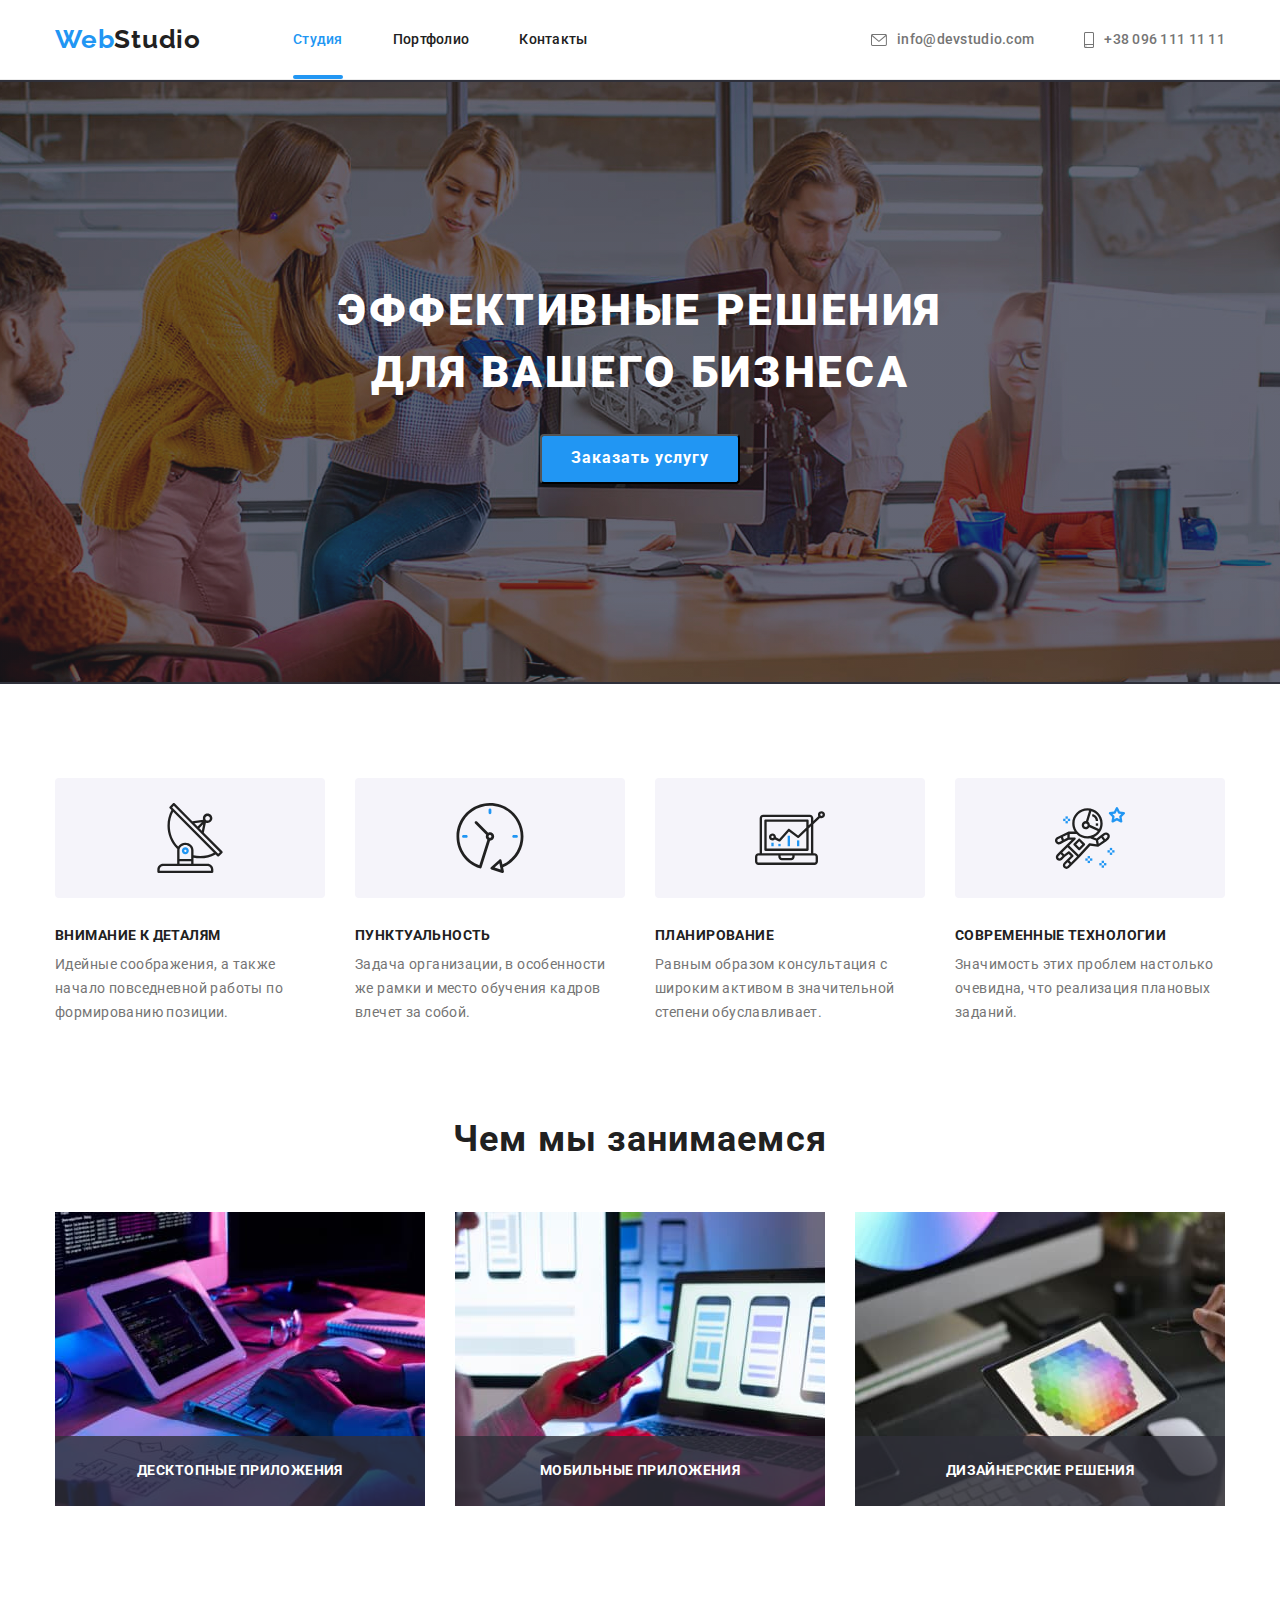
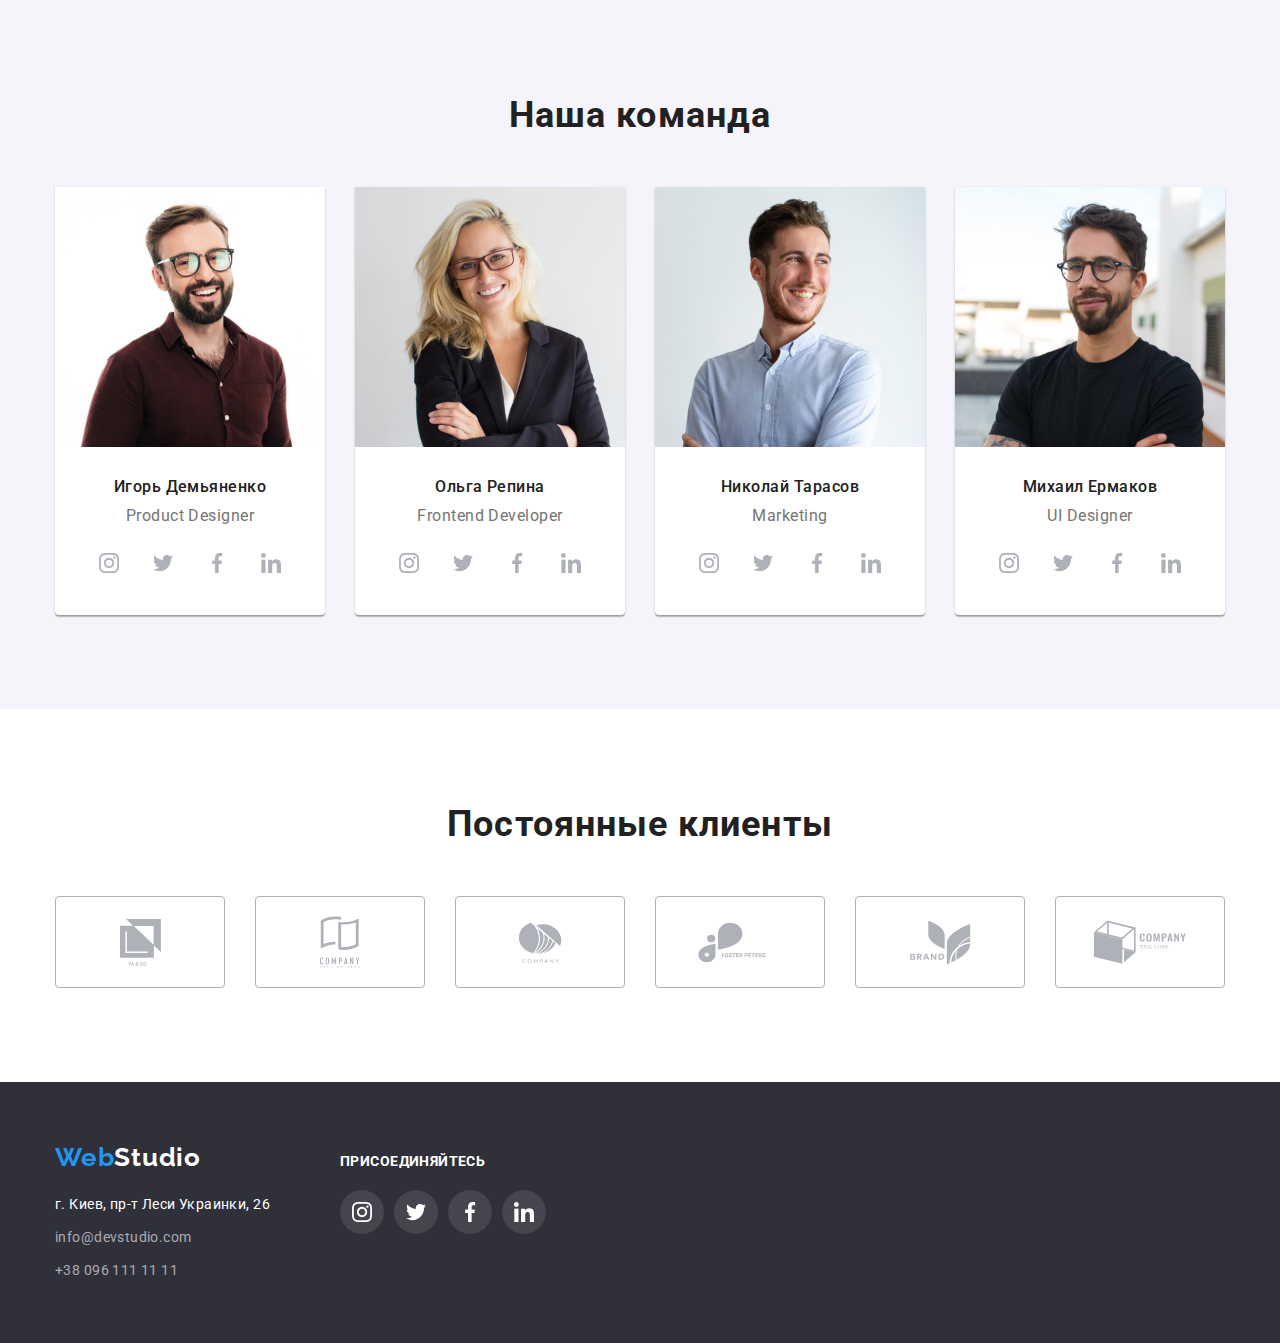
<file: index.html>
<!DOCTYPE html>
<html lang="ru">
    <head>
        <meta charset="UTF-8">
        <meta http-equiv="X-UA-Compatible" content="IE=edge">
        <meta name="viewport" content="width=device-width, initial-scale=1.0">
        <title>WebStudio сделаем лучший сайт для вашего бизнеса</title>
        <link rel="preconnect" href="https://fonts.googleapis.com">
        <link rel="preconnect" href="https://fonts.gstatic.com" crossorigin>
        <link rel="preconnect" href="https://fonts.googleapis.com">
        <link rel="preconnect" href="https://fonts.gstatic.com" crossorigin>
        <link
            href="https://fonts.googleapis.com/css2?family=Raleway:wght@700&family=Roboto:ital,wght@0,400;0,500;0,700;1,900&display=swap"
            rel="stylesheet">
        <link rel="stylesheet" href="./css/modern-normalize.css">
        <link rel="stylesheet" href="./css/styles.css">
    </head>
    <body>
        <!--Header-->
        <header class="header">
            <div class="container">
                <nav class="main-nav">
                    <a class="logo" href="./index.html"><span class="logo-decoration">Web</span>Studio</a>
                    <ul class="nav list">
                        <li class="nav-item">
                            <a class="link active" href="./index.html">Студия</a>
                        </li>
                        <li class="nav-item">
                            <a class="link" href="./portfolio.html">Портфолио</a>
                        </li>
                        <li class="nav-item">
                            <a class="link" href="#">Контакты</a>
                        </li>
                    </ul>
                </nav>
                <ul class="contacts list">
                    <li class="contacts-item">
                        <a class="link" href="mailto:info@devstudio.com">
                            <svg class="header-contacts-icon" width="16" height="12">
                                <use href="./images/icons.svg#icon-envelope"></use>
                            </svg>
                            info@devstudio.com
                        </a>
                    </li>
                    <li class="contacts-item">
                        <a class="link" href="tel:+380961111111">
                            <svg class="header-contacts-icon" width="10" height="16">
                                <use href="./images/icons.svg#icon-smartphone"></use>
                            </svg>
                            +38 096 111 11 11
                        </a>
                    </li>
                </ul>
            </div>
        </header>
        <main> 
            <!--Секция Hero-->
            <section class="hero">
                <div class="container">
                    <h1 class="title">Эффективные решения для вашего бизнеса</h1>
                    <button class="button primary" type="button" data-modal-open>Заказать услугу</button>
                </div>
            </section>
            <!--Секция с нашими преимуществами-->
            <section class="advantage section">
                <div class="container">
                    <h2 class="title visually-hidden">Наши преимущества</h2>
                    <ul class="list">
                        <li class="advantage-item">
                            <div class="advantage-icon-wrapper">
                                <svg class="advantage-icon" width="70" height="70">
                                    <use href="./images/icons.svg#icon-antenna"></use>
                                </svg>
                            </div>
                            <h3 class="advantage-name">Внимание к деталям</h3>
                            <p class="description">Идейные соображения, а также начало повседневной работы по формированию позиции.</p>
                        </li>
                        <li class="advantage-item">
                            <div class="advantage-icon-wrapper">
                                <svg class="advantage-icon" width="70" height="70">
                                    <use href="./images/icons.svg#icon-clock"></use>
                                </svg>
                            </div>
                            <h3 class="advantage-name">Пунктуальность</h3>
                            <p class="description">Задача организации, в особенности же рамки и место обучения кадров влечет за собой.</p>
                        </li>
                        <li class="advantage-item">
                            <div class="advantage-icon-wrapper">
                                <svg class="advantage-icon" width="70" height="70">
                                    <use href="./images/icons.svg#icon-diagram"></use>
                                </svg>
                            </div>
                            <h3 class="advantage-name">Планирование</h3>
                            <p class="description">Равным образом консультация с широким активом в значительной степени обуславливает.</p>
                        </li>
                        <li class="advantage-item">
                            <div class="advantage-icon-wrapper">
                                <svg class="advantage-icon" width="70" height="70">
                                    <use href="./images/icons.svg#icon-astronaut"></use>
                                </svg>
                            </div>
                            <h3 class="advantage-name">Современные технологии</h3>
                            <p class="description">Значимость этих проблем настолько очевидна, что реализация плановых заданий.</p>
                        </li>
                    </ul>
                </div>

            </section>
            <!--Секция Чем мы занимаемся-->
            <section class="experience section">
                <div class="container">
                    <h2 class="title">Чем мы занимаемся</h2>
                    <ul class="experience-list">
                        <li class="experience-item">
                            <img class="no-gap" src="images/box1.jpg" width="370" alt="Программист набирает код">
                            <div class="experience-img-overlay">
                                <h3 class="experience-img-title">Десктопные приложения</h3>
                            </div>
                        </li>
                        <li class="experience-item">
                            <img class="no-gap" src="images/box2.jpg" width="370" alt="Дизайнер проверяет изображение на телефоне">
                            <div class="experience-img-overlay">
                                <h3 class="experience-img-title">Мобильные приложения</h3>
                            </div>
                        </li>
                        <li class="experience-item">
                            <img class="no-gap" src="images/box3.jpg" width="370" alt="Дизайнер подбирает палитру цветов">
                            <div class="experience-img-overlay">
                                <h3 class="experience-img-title">Дизайнерские решения</h3>
                            </div>
                        </li>
                    </ul>
                </div>
            </section>
            <!--Секция Наша команда-->
            <section class="team section">
                <div class="container">
                    <h2 class="title">Наша команда</h2>
                    <ul class="team-list">
                        <li class="team-item">
                            <img class="team-image no-gap" src="images/img1.jpg" width="270" alt="Фото Игоря">
                            <div class="team-item-botoom">
                                <h3 class="name">Игорь Демьяненко</h3>
                                <p class="description">Product Designer</p>
                                <ul class="team-social-list">
                                    <li class="team-social-item">
                                        <a href="" class="team-social-link">
                                            <svg class="team-social-icon" width="20" height="20">
                                                <use href="./images/icons.svg#icon-instagram"></use>
                                            </svg>
                                        </a>
                                    </li>
                                    <li class="team-social-item">
                                        <a href="" class="team-social-link">
                                            <svg class="team-social-icon" width="20" height="20">
                                                <use href="./images/icons.svg#icon-twitter"></use>
                                            </svg>
                                        </a>
                                    </li>
                                    <li class="team-social-item">
                                        <a href="" class="team-social-link">
                                            <svg class="team-social-icon" width="20" height="20">
                                                <use href="./images/icons.svg#icon-facebook"></use>
                                            </svg>
                                        </a>
                                    </li>
                                    <li class="team-social-item">
                                        <a href="" class="team-social-link">
                                            <svg class="team-social-icon" width="20" height="20">
                                                <use href="./images/icons.svg#icon-linkedin"></use>
                                            </svg>
                                        </a>
                                    </li>
                                </ul>
                            </div>
                        </li>
                        <li class="team-item">
                            <img class="team-image no-gap" src="images/img2.jpg" width="270" alt="Фото Ольги">
                            <div class="team-item-botoom">
                                <h3 class="name">Ольга Репина</h3>
                                <p class="description">Frontend Developer</p>
                                <ul class="team-social-list">
                                    <li class="team-social-item">
                                        <a href="" class="team-social-link">
                                            <svg class="team-social-icon" width="20" height="20">
                                                <use href="./images/icons.svg#icon-instagram"></use>
                                            </svg>
                                        </a>
                                    </li>
                                    <li class="team-social-item">
                                        <a href="" class="team-social-link">
                                            <svg class="team-social-icon" width="20" height="20">
                                                <use href="./images/icons.svg#icon-twitter"></use>
                                            </svg>
                                        </a>
                                    </li>
                                    <li class="team-social-item">
                                        <a href="" class="team-social-link">
                                            <svg class="team-social-icon" width="20" height="20">
                                                <use href="./images/icons.svg#icon-facebook"></use>
                                            </svg>
                                        </a>
                                    </li>
                                    <li class="team-social-item">
                                        <a href="" class="team-social-link">
                                            <svg class="team-social-icon" width="20" height="20">
                                                <use href="./images/icons.svg#icon-linkedin"></use>
                                            </svg>
                                        </a>
                                    </li>
                                </ul>
                            </div>
                        </li>
                        <li class="team-item">
                            <img class="team-image no-gap" src="images/img3.jpg" width="270" alt="Фото Николая">
                            <div class="team-item-botoom">
                                <h3 class="name">Николай Тарасов</h3>
                                <p class="description">Marketing</p>
                                <ul class="team-social-list">
                                    <li class="team-social-item">
                                        <a href="" class="team-social-link">
                                            <svg class="team-social-icon" width="20" height="20">
                                                <use href="./images/icons.svg#icon-instagram"></use>
                                            </svg>
                                        </a>
                                    </li>
                                    <li class="team-social-item">
                                        <a href="" class="team-social-link">
                                            <svg class="team-social-icon" width="20" height="20">
                                                <use href="./images/icons.svg#icon-twitter"></use>
                                            </svg>
                                        </a>
                                    </li>
                                    <li class="team-social-item">
                                        <a href="" class="team-social-link">
                                            <svg class="team-social-icon" width="20" height="20">
                                                <use href="./images/icons.svg#icon-facebook"></use>
                                            </svg>
                                        </a>
                                    </li>
                                    <li class="team-social-item">
                                        <a href="" class="team-social-link">
                                            <svg class="team-social-icon" width="20" height="20">
                                                <use href="./images/icons.svg#icon-linkedin"></use>
                                            </svg>
                                        </a>
                                    </li>
                                </ul>
                            </div>
                        </li>
                        <li class="team-item">
                            <img class="team-image no-gap" src="images/img4.jpg" width="270" alt="Фото Михаила">
                            <div class="team-item-botoom">
                                <h3 class="name">Михаил Ермаков</h3>
                                <p class="description">UI Designer</p>
                                <ul class="team-social-list">
                                    <li class="team-social-item">
                                        <a href="" class="team-social-link">
                                            <svg class="team-social-icon" width="20" height="20">
                                                <use href="./images/icons.svg#icon-instagram"></use>
                                            </svg>
                                        </a>
                                    </li>
                                    <li class="team-social-item">
                                        <a href="" class="team-social-link">
                                            <svg class="team-social-icon" width="20" height="20">
                                                <use href="./images/icons.svg#icon-twitter"></use>
                                            </svg>
                                        </a>
                                    </li>
                                    <li class="team-social-item">
                                        <a href="" class="team-social-link">
                                            <svg class="team-social-icon" width="20" height="20">
                                                <use href="./images/icons.svg#icon-facebook"></use>
                                            </svg>
                                        </a>
                                    </li>
                                    <li class="team-social-item">
                                        <a href="" class="team-social-link">
                                            <svg class="team-social-icon" width="20" height="20">
                                                <use href="./images/icons.svg#icon-linkedin"></use>
                                            </svg>
                                        </a>
                                    </li>
                                </ul>
                            </div>
                        </li>
                    </ul>
                </div>
            </section>
            <!--Секция Клиенты-->
            <section class="client section">
                <div class="container">
                    <h2 class="title">Постоянные клиенты</h2>
                    <ul class="client-logo-list">
                        <li class="client-logo-item">
                            <a href="" class="client-logo-link">
                                <svg class="client-logo-icon" width="41" height="47">
                                    <use href="./images/icons.svg#icon-client1"></use>
                                </svg>
                            </a>
                        </li>
                        <li class="client-logo-item">
                            <a href="" class="client-logo-link">
                                <svg class="client-logo-icon" width="40" height="52">
                                    <use href="./images/icons.svg#icon-client2"></use>
                                </svg>
                            </a>
                        </li>
                        <li class="client-logo-item">
                            <a href="" class="client-logo-link">
                                <svg class="client-logo-icon" width="44" height="41">
                                    <use href="./images/icons.svg#icon-client3"></use>
                                </svg>
                            </a>
                        </li>
                        <li class="client-logo-item">
                            <a href="" class="client-logo-link">
                                <svg class="client-logo-icon" width="84" height="41">
                                    <use href="./images/icons.svg#icon-client4"></use>
                                </svg>
                            </a>
                        </li>
                        <li class="client-logo-item">
                            <a href="" class="client-logo-link">
                                <svg class="client-logo-icon" width="63" height="45">
                                    <use href="./images/icons.svg#icon-client5"></use>
                                </svg>
                            </a>
                        </li>
                        <li class="client-logo-item">
                            <a href="" class="client-logo-link">
                                <svg class="client-logo-icon" width="94" height="44">
                                    <use href="./images/icons.svg#icon-client6"></use>
                                </svg>
                            </a>
                        </li>
                    </ul>
                </div>
            </section>
        </main>
        <!--Футер-->
        <footer class="footer">
            <div class="container">
                <div class="footer-address">
                    <a class="footer-logo" href="./index.html"><span class="footer-logo-decoration">Web</span>Studio</a>
                    <address class="address">
                        <p>г. Киев, пр-т Леси Украинки, 26</p>
                    </address>
                    <ul class="footer-contacts">
                        <li class="footer-contacts-item">
                            <a class="link" href="mailto:info@devstudio.com">info@devstudio.com</a>
                        </li>
                        <li class="footer-contacts-item">
                            <a class="link" href="tel:+380961111111">+38 096 111 11 11</a>
                        </li>
                    </ul>
                </div>
                <div class="footer-social">
                    <h3 class="footer-social-heading">Присоединяйтесь</h3>
                    <ul class="footer-social-list">
                        <li class="footer-social-item">
                            <a href="" class="footer-social-link">
                                <svg class="footer-social-icon" width="20" height="20">
                                    <use href="./images/icons.svg#icon-instagram"></use>
                                </svg>
                            </a>
                        </li>
                        <li class="team-social-item">
                            <a href="" class="footer-social-link">
                                <svg class="footer-social-icon" width="20" height="20">
                                    <use href="./images/icons.svg#icon-twitter"></use>
                                </svg>
                            </a>
                        </li>
                        <li class="team-social-item">
                            <a href="" class="footer-social-link">
                                <svg class="footer-social-icon" width="20" height="20">
                                    <use href="./images/icons.svg#icon-facebook"></use>
                                </svg>
                            </a>
                        </li>
                        <li class="team-social-item">
                            <a href="" class="footer-social-link">
                                <svg class="footer-social-icon" width="20" height="20">
                                    <use href="./images/icons.svg#icon-linkedin"></use>
                                </svg>
                            </a>
                        </li>
                    </ul>
                </div>
            </div>
        </footer>
        <!--Модалка-->
        <div class="backdrop is-hidden" data-modal>
            <div class="modal">
                <button class="modal-close" data-modal-close>
                    <svg class="modal-close-icon" width="11" height="11">
                        <use href="./images/icons.svg#icon-vector">
                        </use>
                    </svg>
                </button>
            </div>
        </div>
        <script src="./js/modal.js"></script>
    </body>
</html>
</file>
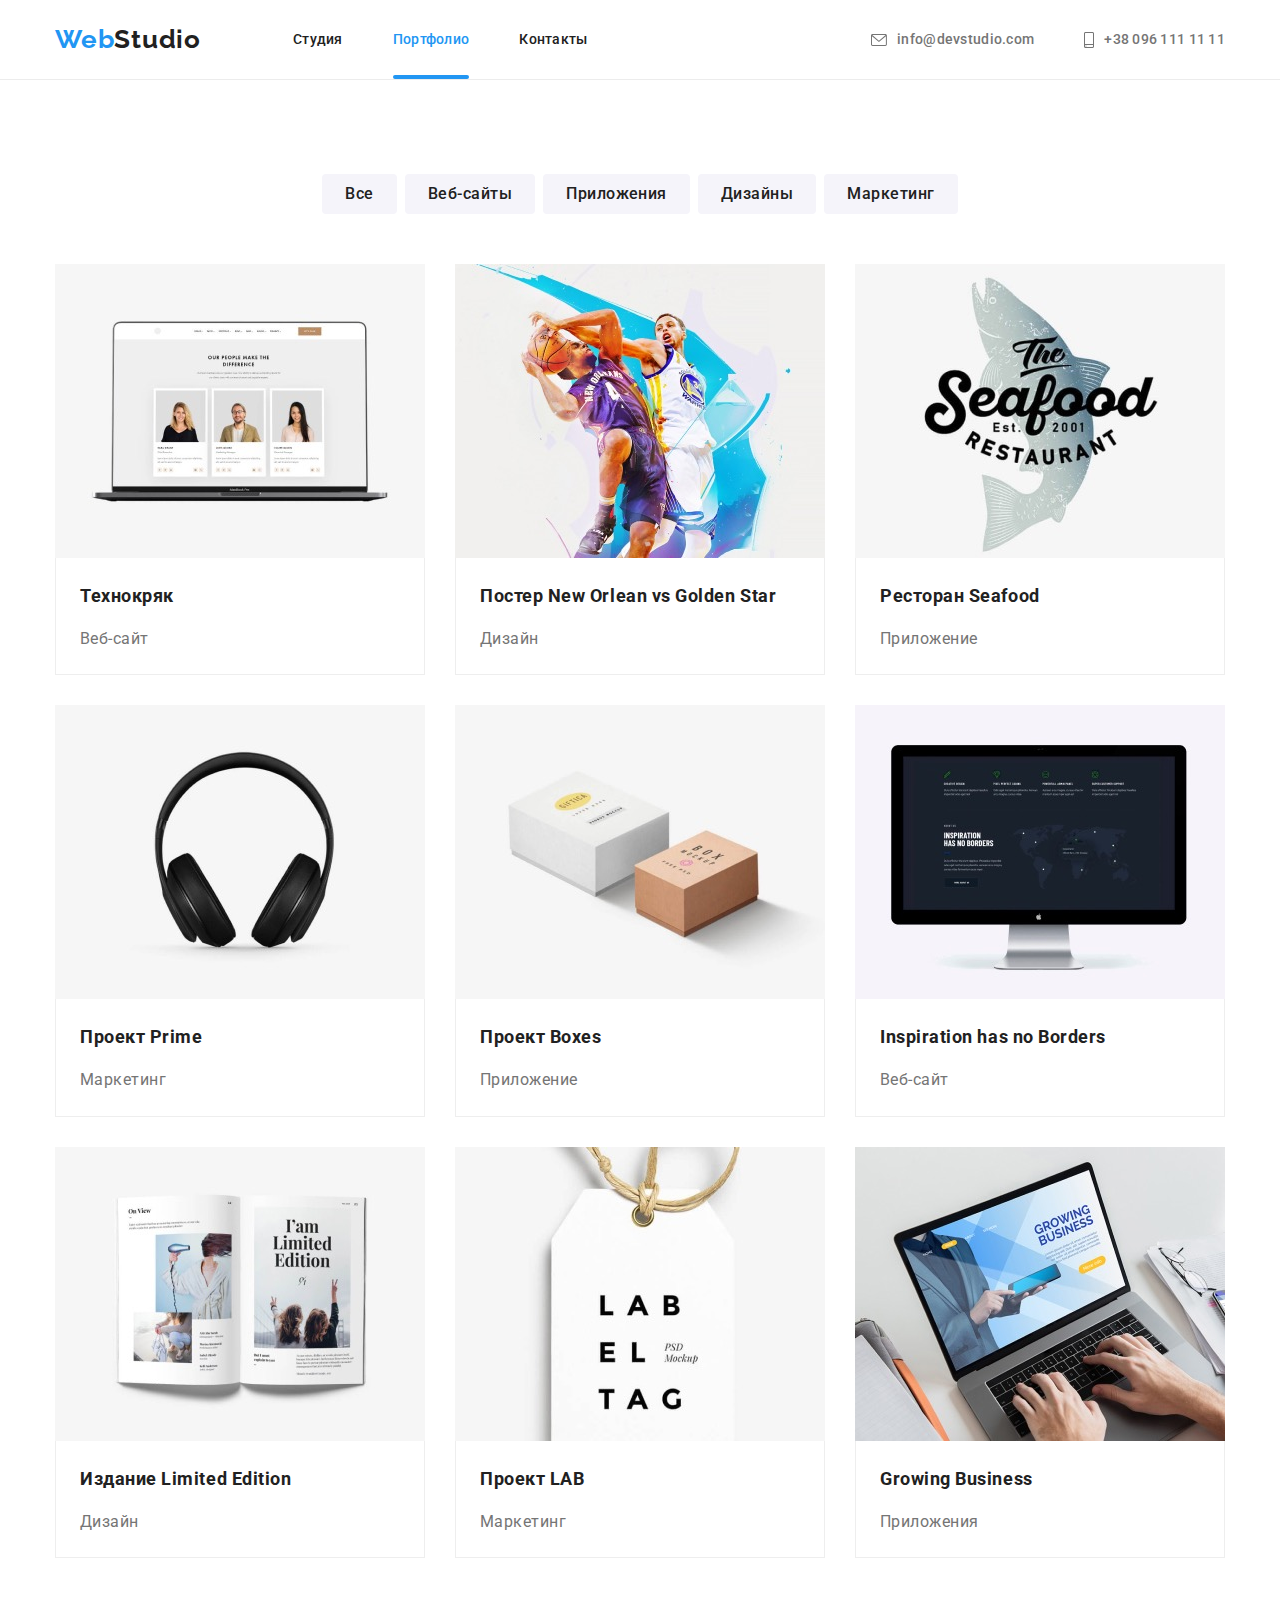
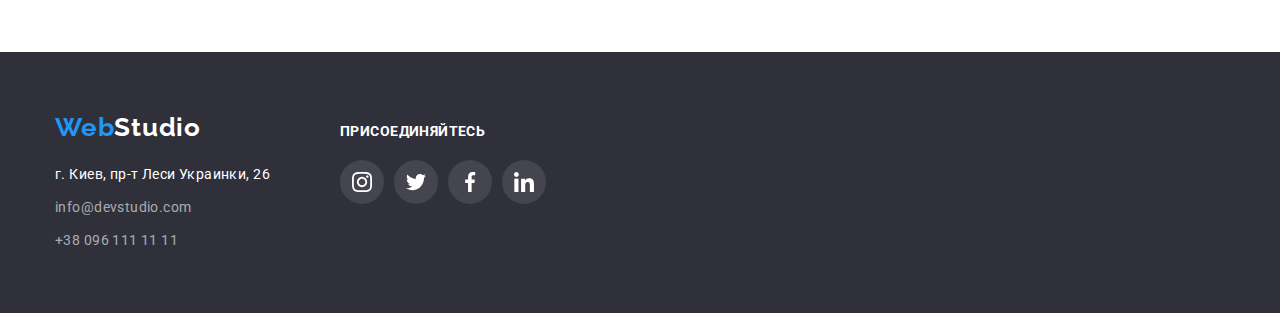
<file: portfolio.html>
<!DOCTYPE html>
<html lang="ru">
    <head>
        <meta charset="UTF-8">
        <meta http-equiv="X-UA-Compatible" content="IE=edge">
        <meta name="viewport" content="width=device-width, initial-scale=1.0">
        <title>WebStudio сделаем лучший сайт для вашего бизнеса</title>
        <link rel="preconnect" href="https://fonts.googleapis.com">
        <link rel="preconnect" href="https://fonts.gstatic.com" crossorigin>
        <link rel="preconnect" href="https://fonts.googleapis.com">
        <link rel="preconnect" href="https://fonts.gstatic.com" crossorigin>
        <link
            href="https://fonts.googleapis.com/css2?family=Raleway:wght@700&family=Roboto:ital,wght@0,400;0,500;0,700;1,900&display=swap"
            rel="stylesheet">
        <link rel="stylesheet" href="./css/modern-normalize.css">
        <link rel="stylesheet" href="./css/styles.css">
    </head>

    <body>
        <!--Header-->
        <header class="header">
            <div class="container">
                <nav class="main-nav">
                    <a class="logo" href="./index.html"><span class="logo-decoration">Web</span>Studio</a>
                    <ul class="nav list">
                        <li class="nav-item">
                            <a class="link" href="./index.html">Студия</a>
                        </li>
                        <li class="nav-item">
                            <a class="link active" href="./portfolio.html">Портфолио</a>
                        </li>
                        <li class="nav-item">
                            <a class="link" href="#">Контакты</a>
                        </li>
                    </ul>
                </nav>
                <ul class="contacts list">
                    <li class="contacts-item">
                        <a class="link" href="mailto:info@devstudio.com">
                            <svg class="header-contacts-icon" width="16" height="12">
                                <use href="./images/icons.svg#icon-envelope"></use>
                            </svg>
                            info@devstudio.com
                        </a>
                    </li>
                    <li class="contacts-item">
                        <a class="link" href="tel:+380961111111">
                            <svg class="header-contacts-icon" width="10" height="16">
                                <use href="./images/icons.svg#icon-smartphone"></use>
                            </svg>
                            +38 096 111 11 11
                        </a>
                    </li>
                </ul>
            </div>
        </header>
        <main>
            <!--Область с кнопками-->
            <section class="gallery section">
                <div class="container">
                    <h1 class="title visually-hidden">Наши работы</h1>
                    <ul class="filter-list">
                        <li class="filter-item"><button class="filter-button" type="button">Все</button></li>
                        <li class="filter-item"><button class="filter-button" type="button">Веб-сайты</button></li>
                        <li class="filter-item"><button class="filter-button" type="button">Приложения</button></li>
                        <li class="filter-item"><button class="filter-button" type="button">Дизайны</button></li>
                        <li class="filter-item"><button class="filter-button" type="button">Маркетинг</button></li>
                    </ul>
                    <!--Область с порфтолио-->
                    <ul class="gallery-list">
                        <li class="gallery-item">
                            <a href="" class="gallery-item-link">
                            <div class="gallery-item-box">
                                <img class="gallery-item-img" src="./images/portfolio/portfolio1.jpg" alt="Дизайн сайта" width="370" height="294">
                                <div class="gallery-item-overlay">
                                    <p class="gallery-overlay-discription">Технокряк это современная площадка распространения коронавируса. Компании
                                        используют эту платформу для цифрового
                                        шпионажа и атак на защищённые сервера конкурентов.</p>
                                </div>
                            </div>
                            <div class="gallery-item-bottom">
                                <h3 class="gallery-name">Технокряк</h3>
                                <p class="gallery-description">Веб-сайт</p>
                            </div>
                            </a>
                        </li>
                        <li class="gallery-item">
                            <a href="" class="gallery-item-link">
                                <div class="gallery-item-box">
                                    <img class="gallery-item-img" src="./images/portfolio/portfolio2.jpg" alt="Постер с баскетболистами" width="370"
                                        height="294">
                                    <div class="gallery-item-overlay">
                                        <p class="gallery-overlay-discription">Lorem ipsum dolor sit, amet consectetur adipisicing elit. Quaerat
                                            aspernatur odio error assumenda tempora a cum iure mollitia ipsum placeat, iste perspiciatis enim
                                            reprehenderit quis pariatur doloremque, dolores optio minima?</p>
                                    </div>
                                </div>
                                <div class="gallery-item-bottom">
                                    <h3 class="gallery-name">Постер New Orlean vs Golden Star</h3>
                                    <p class="gallery-description">Дизайн</p>
                                </div>
                            </a>
                        </li>
                        <li class="gallery-item">
                            <a href="" class="gallery-item-link">
                                <div class="gallery-item-box">
                                    <img class="gallery-item-img" src="./images/portfolio/portfolio3.jpg" alt="Логотип с рыбой" width="370" height="294">
                                    <div class="gallery-item-overlay">
                                        <p class="gallery-overlay-discription">Lorem ipsum dolor sit, amet consectetur adipisicing elit. Quaerat
                                            aspernatur odio error assumenda tempora a cum iure mollitia ipsum placeat, iste perspiciatis enim
                                            reprehenderit quis pariatur doloremque, dolores optio minima?</p>
                                    </div>
                                </div>
                                <div class="gallery-item-bottom">
                                    <h3 class="gallery-name">Ресторан Seafood</h3>
                                    <p class="gallery-description">Приложение</p>
                                </div>
                            </a>
                        </li>
                        <li class="gallery-item">
                            <a href="" class="gallery-item-link">
                                <div class="gallery-item-box">
                                    <img class="gallery-item-img" src="./images/portfolio/portfolio4.jpg" alt="Изображение наушников" width="370"
                                        height="294">
                                    <div class="gallery-item-overlay">
                                        <p class="gallery-overlay-discription">Lorem ipsum dolor sit, amet consectetur adipisicing elit. Quaerat
                                            aspernatur odio error assumenda tempora a cum iure mollitia ipsum placeat, iste perspiciatis enim
                                            reprehenderit quis pariatur doloremque, dolores optio minima?</p>
                                    </div>
                                </div>
                                <div class="gallery-item-bottom">
                                    <h3 class="gallery-name">Проект Prime</h3>
                                    <p class="gallery-description">Маркетинг</p>
                                </div>
                            </a>
                        </li>
                        <li class="gallery-item">
                            <a href="" class="gallery-item-link">
                                <div class="gallery-item-box">
                                    <img class="gallery-item-img" src="./images/portfolio/portfolio5.jpg" alt="Коробки на белом фоне" width="370"
                                        height="294">
                                    <div class="gallery-item-overlay">
                                        <p class="gallery-overlay-discription">Lorem ipsum dolor sit, amet consectetur adipisicing elit. Quaerat
                                            aspernatur odio error assumenda tempora a cum iure mollitia ipsum placeat, iste perspiciatis enim
                                            reprehenderit quis pariatur doloremque, dolores optio minima?</p>
                                    </div>
                                </div>
                                <div class="gallery-item-bottom">
                                    <h3 class="gallery-name">Проект Boxes</h3>
                                    <p class="gallery-description">Приложение</p>
                                </div>
                            </a>
                        </li>
                        <li class="gallery-item">
                            <a href="" class="gallery-item-link">
                                <div class="gallery-item-box">
                                    <img class="gallery-item-img" src="./images/portfolio/portfolio6.jpg" alt="Изображение сайта" width="370"
                                        height="294">
                                    <div class="gallery-item-overlay">
                                        <p class="gallery-overlay-discription">Lorem ipsum dolor sit, amet consectetur adipisicing elit. Quaerat
                                            aspernatur odio error assumenda tempora a cum iure mollitia ipsum placeat, iste perspiciatis enim
                                            reprehenderit quis pariatur doloremque, dolores optio minima?</p>
                                    </div>
                                </div>
                                <div class="gallery-item-bottom">
                                    <h3 class="gallery-name">Inspiration has no Borders</h3>
                                    <p class="gallery-description">Веб-сайт</p>
                                </div>
                            </a>
                        </li>
                        <li class="gallery-item">
                            <a href="" class="gallery-item-link">
                                <div class="gallery-item-box">
                                    <img class="gallery-item-img" src="./images/portfolio/portfolio7.jpg" alt="Фотография книги" width="370"
                                        height="294">
                                    <div class="gallery-item-overlay">
                                        <p class="gallery-overlay-discription">Lorem ipsum dolor sit, amet consectetur adipisicing elit. Quaerat
                                            aspernatur odio error assumenda tempora a cum iure mollitia ipsum placeat, iste perspiciatis enim
                                            reprehenderit quis pariatur doloremque, dolores optio minima?</p>
                                    </div>
                                </div>
                                <div class="gallery-item-bottom">
                                    <h3 class="gallery-name">Издание Limited Edition</h3>
                                    <p class="gallery-description">Дизайн</p>
                                </div>
                            </a>
                        </li>
                        <li class="gallery-item">
                            <a href="" class="gallery-item-link">
                                <div class="gallery-item-box">
                                    <img class="gallery-item-img" src="./images/portfolio/portfolio8.jpg" alt="Ярлык на белом фоне" width="370"
                                        height="294">
                                    <div class="gallery-item-overlay">
                                        <p class="gallery-overlay-discription">Lorem ipsum dolor sit, amet consectetur adipisicing elit. Quaerat
                                            aspernatur odio error assumenda tempora a cum iure mollitia ipsum placeat, iste perspiciatis enim
                                            reprehenderit quis pariatur doloremque, dolores optio minima?</p>
                                    </div>
                                </div>
                                <div class="gallery-item-bottom">
                                    <h3 class="gallery-name">Проект LAB</h3>
                                    <p class="gallery-description">Маркетинг</p>
                                </div>
                            </a>
                        </li>
                        <li class="gallery-item">
                            <a href="" class="gallery-item-link">
                                <div class="gallery-item-box">
                                    <img class="gallery-item-img" src="./images/portfolio/portfolio9.jpg" alt="Фото ноутбука и рук" width="370"
                                        height="294">
                                    <div class="gallery-item-overlay">
                                        <p class="gallery-overlay-discription">Lorem ipsum dolor sit, amet consectetur adipisicing elit. Quaerat
                                            aspernatur odio error assumenda tempora a cum iure mollitia ipsum placeat, iste perspiciatis enim
                                            reprehenderit quis pariatur doloremque, dolores optio minima?</p>
                                    </div>
                                </div>
                                <div class="gallery-item-bottom">
                                    <h3 class="gallery-name">Growing Business</h3>
                                    <p class="gallery-description">Приложения</p>
                                </div>
                            </a>
                        </li>
                    </ul>
                </div>
            </section>
        </main>
        <!--Футер-->
        <footer class="footer">
            <div class="container">
                <div class="footer-address">
                    <a class="footer-logo" href="./index.html"><span class="footer-logo-decoration">Web</span>Studio</a>
                    <address class="address">
                        <p>г. Киев, пр-т Леси Украинки, 26</p>
                    </address>
                    <ul class="footer-contacts">
                        <li class="footer-contacts-item">
                            <a class="link" href="mailto:info@devstudio.com">info@devstudio.com</a>
                        </li>
                        <li class="footer-contacts-item">
                            <a class="link" href="tel:+380961111111">+38 096 111 11 11</a>
                        </li>
                    </ul>
                </div>
                <div class="footer-social">
                    <h3 class="footer-social-heading">Присоединяйтесь</h3>
                    <ul class="footer-social-list">
                        <li class="footer-social-item">
                            <a href="" class="footer-social-link">
                                <svg class="footer-social-icon" width="20" height="20">
                                    <use href="./images/icons.svg#icon-instagram"></use>
                                </svg>
                            </a>
                        </li>
                        <li class="team-social-item">
                            <a href="" class="footer-social-link">
                                <svg class="footer-social-icon" width="20" height="20">
                                    <use href="./images/icons.svg#icon-twitter"></use>
                                </svg>
                            </a>
                        </li>
                        <li class="team-social-item">
                            <a href="" class="footer-social-link">
                                <svg class="footer-social-icon" width="20" height="20">
                                    <use href="./images/icons.svg#icon-facebook"></use>
                                </svg>
                            </a>
                        </li>
                        <li class="team-social-item">
                            <a href="" class="footer-social-link">
                                <svg class="footer-social-icon" width="20" height="20">
                                    <use href="./images/icons.svg#icon-linkedin"></use>
                                </svg>
                            </a>
                        </li>
                    </ul>
                </div>
            </div>
        </footer>
        </div>
    </body>
</html>
</file>
<file: css/styles.css>
:root {
  --brand-color: #2196f3;
  --text-color: #757575;
  --alternative-text-color: #ffffff;
  --no-active-color: #afb1b8;
  --heading-color: #212121;
  --primary-background: #2f303a;
  --secondary-background: #f5f4fa;
  --body-background: #ffffff;
  --footer-social-color: rgba(255, 255, 255, 0.1);
}

/* -------------Reset------------- */

p,
h1,
h2,
h3,
h4,
h5,
h6 {
  margin: 0;
}

ul {
  list-style: none;
  padding: 0;
  margin: 0;
}

a {
  text-decoration: none;
}

/*-------------Body------------- */

body {
  font-family: Roboto, sans-serif;
  color: #757575;
  font-size: 14px;
  line-height: 1.7;
}

/* -------------Header------------- */

.header {
  border-bottom: 1px solid #ececec;
}

.logo {
  font-family: Raleway, sans-serif;
  font-weight: 700;
  font-size: 26px;
  line-height: 1.2;
  letter-spacing: 0.03em;
  color: var(--heading-color);
  text-decoration: none;
  margin-right: 92px;
}
.logo-decoration {
  color: var(--brand-color);
}

.main-nav {
  display: flex;
  align-items: center;
}
.header .container {
  display: flex;
  justify-content: space-between;
  align-items: center;
}

.header .nav {
  display: flex;
  align-items: center;
}

.header .contacts {
  display: flex;
  align-items: center;
}

.main-nav .link {
  font-weight: 500;
  line-height: 1.1;
  letter-spacing: 0.02em;
  color: var(--heading-color);
  text-decoration: none;
  padding: 32px 0 32px 0;
  display: block;
  transition: color 250ms cubic-bezier(0.4, 0, 0.2, 1);
}

.main-nav .nav-item:not(:first-child) {
  margin-left: 50px;
}

.contacts .link {
  font-weight: 500;
  line-height: 1.1;
  letter-spacing: 0.02em;
  color: var(--text-color);
  text-decoration: none;
  padding: 31px 0 31px 0;
  display: flex;
  align-items: center;
  cursor: pointer;
  transition: color 250ms cubic-bezier(0.4, 0, 0.2, 1);
}

.contacts .contacts-item:not(:first-child) {
  margin-left: 50px;
}

.header-contacts-icon {
  margin-right: 10px;
  fill: currentColor;
}

.main-nav .link:hover,
.main-nav .link:focus,
.contacts .link:hover,
.contacts .link:focus {
  color: var(--brand-color);
}

.link.active {
  color: var(--brand-color);
}

.nav-item {
  position: relative;
}

.link.active::after {
  content: '';
  width: 100%;
  height: 4px;
  background: var(--brand-color);
  border-radius: 2px;
  position: absolute;
  bottom: 0;
  left: 0;
}

/* -------------Main------------- */

.button {
  font-family: inherit;
  font-weight: 700;
  font-size: 16px;
  line-height: 1.9;
  text-align: center;
  letter-spacing: 0.06em;
  cursor: pointer;
  border-radius: 4px;
}

.title {
  font-weight: 700;
  font-size: 36px;
  line-height: 1.2;
  text-align: center;
  letter-spacing: 0.03em;
  color: var(--heading-color);
}

.section {
  padding-top: 94px;
  padding-bottom: 94px;
}

.container {
  width: 1200px;
  padding-left: 15px;
  padding-right: 15px;
  margin-left: auto;
  margin-right: auto;
}

.button.primary {
  color: var(--alternative-text-color);
  background: var(--brand-color);
  width: 200px;
  height: 50px;
  box-shadow: 0px 4px 4px rgba(0, 0, 0, 0.15);
  border-radius: 4px;
}

h2 {
  margin-bottom: 50px;
}

h3 {
  margin-bottom: 10px;
}

.no-gap {
  display: block;
}

.visually-hidden {
  position: absolute;
  width: 1px;
  height: 1px;
  margin: -1px;
  border: 0;
  padding: 0;

  white-space: nowrap;
  clip-path: inset(100%);
  clip: rect(0 0 0 0);
  overflow: hidden;
}

/* -------------Hero section------------- */

.hero {
  background-color: var(--primary-background);
  text-align: center;
  padding: 200px 15px;
  background-image: linear-gradient(rgba(47, 48, 58, 0.4), rgba(47, 48, 58, 0.4)),
    url('../images/hero.jpg');
  background-repeat: no-repeat;
  background-position: center;
  background-size: 1600px;
}

.hero .title {
  font-weight: 900;
  font-size: 44px;
  line-height: 1.4;
  text-align: center;
  letter-spacing: 0.06em;
  text-transform: uppercase;
  color: var(--alternative-text-color);
  margin: 0 auto 30px auto;
  width: 696px;
}

/* -------------Advantage section------------- */

.advantage.section {
  padding-bottom: 0;
}

.advantage .list {
  display: flex;
}

.advantage-item:not(:first-child) {
  margin-left: 30px;
}

.advantage-item {
  width: 270px;
}

.advantage-icon-wrapper {
  padding: 25px 0 25px 0;
  display: flex;
  justify-content: center;
  margin-bottom: 30px;
  background: #f5f4fa;
  border-radius: 4px;
}

.advantage .title {
  font-weight: 700;
  font-size: 36px;
  line-height: 1.2;
  text-align: center;
  letter-spacing: 0.03em;
  color: var(--heading-color);
}

.advantage-name {
  font-size: 14px;
  line-height: 1.1;
  font-weight: 700;
  letter-spacing: 0.03em;
  text-transform: uppercase;
  color: var(--heading-color);
}

.advantage .description {
  font-size: 14px;
  line-height: 1.7;
  letter-spacing: 0.03em;
  color: var(--text-color);
}

/* -------------Experience------------- */

.experience-list {
  display: flex;
  justify-content: space-between;
}

.experience-item {
  position: relative;
}

.experience-img-overlay {
  width: 100%;
  height: 70px;
  position: absolute;
  left: 0;
  bottom: 0;
  z-index: 2;
  display: flex;
  justify-content: center;
  align-items: center;
  background: rgba(47, 48, 58, 0.8);
}

.experience-img-title {
  font-weight: 700;
  font-size: 14px;
  line-height: 1.1;
  letter-spacing: 0.03em;
  text-transform: uppercase;
  color: var(--alternative-text-color);
  margin: 0;
}

/* -------------Team------------- */

.team.section {
  background: var(--secondary-background);
}

.team-item {
  background: var(--body-background);
  box-shadow: 0px 1px 3px rgba(0, 0, 0, 0.12), 0px 1px 1px rgba(0, 0, 0, 0.14),
    0px 2px 1px rgba(0, 0, 0, 0.2);
  border-radius: 0px 0px 4px 4px;
}

.team-list {
  list-style: none;
  display: flex;
  justify-content: space-between;
}

.team-item-botoom {
  padding: 30px 0 30px 0;
}

.team-list .name {
  font-weight: 500;
  font-size: 16px;
  line-height: 1.2;
  text-align: center;
  letter-spacing: 0.03em;
  color: var(--heading-color);
}

.team-list .description {
  font-size: 16px;
  line-height: 1.2;
  text-align: center;
  letter-spacing: 0.03em;
  margin-bottom: 16px;
}

.team-social-list {
  display: flex;
  justify-content: center;
}

.team-social-item {
  height: 44px;
  width: 44px;
}

.team-social-link {
  height: 100%;
  width: 100%;
  display: flex;
  justify-content: center;
  align-items: center;
  border-radius: 50%;
  color: var(--no-active-color);
  cursor: pointer;
  transition: color 250ms cubic-bezier(0.4, 0, 0.2, 1),
    background-color 250ms cubic-bezier(0.4, 0, 0.2, 1);
}

.team-social-icon {
  fill: currentColor;
}

.team-social-link:hover,
.team-social-link:focus {
  color: var(--alternative-text-color);
  background-color: var(--brand-color);
}

.team-social-item:not(:first-child) {
  margin-left: 10px;
}

/* -------------Clients------------- */

.client-logo-list {
  display: flex;
  justify-content: center;
  align-items: center;
}

.client-logo-item:not(:first-child) {
  margin-left: 30px;
}

.client-logo-link {
  width: 170px;
  height: 92px;
  border: 1px solid var(--no-active-color);
  border-radius: 4px;
  display: flex;
  justify-content: center;
  align-items: center;
  color: var(--no-active-color);
  transition: color 250ms cubic-bezier(0.4, 0, 0.2, 1), border 250ms cubic-bezier(0.4, 0, 0.2, 1);
}

.client-logo-icon {
  fill: currentColor;
}

.client-logo-link:hover,
.client-logo-link:focus {
  color: var(--brand-color);
  border: 1px solid var(--brand-color);
}

/* -------------Footer------------- */

.footer {
  background-color: var(--primary-background);
}

.footer .container {
  padding: 60px 15px;
  display: flex;
  align-items: baseline;
}

.footer-logo {
  font-family: Raleway;
  font-style: normal;
  font-weight: bold;
  font-size: 26px;
  line-height: 1.2;
  letter-spacing: 0.03em;
  color: var(--alternative-text-color);
  text-decoration: none;
  margin-bottom: 20px;
  display: inline-block;
}

.footer-logo-decoration {
  color: var(--brand-color);
}

.address {
  font-style: normal;
  letter-spacing: 0.03em;
  color: var(--alternative-text-color);
  margin-bottom: 9px;
}

.footer-contacts {
  list-style: none;
}

.footer-contacts .link {
  letter-spacing: 0.03em;
  color: rgba(255, 255, 255, 0.6);
  text-decoration: none;
  display: inline-block;
  transition: color 250ms cubic-bezier(0.4, 0, 0.2, 1);
}

.footer-contacts .link:hover,
.footer-contacts .link:focus {
  color: var(--brand-color);
}

.footer-contacts-item:not(:last-child) {
  margin-bottom: 9px;
}

.footer-social {
  margin-left: 70px;
}

.footer-social-heading {
  font-weight: 700;
  font-size: 14px;
  line-height: 1.1;
  letter-spacing: 0.03em;
  text-transform: uppercase;
  color: var(--alternative-text-color);
  margin-bottom: 20px;
}

.footer-social-list {
  display: flex;
  justify-content: center;
}

.footer-social-item {
  height: 44px;
  width: 44px;
}

.footer-social-link {
  height: 100%;
  width: 100%;
  display: flex;
  justify-content: center;
  align-items: center;
  border-radius: 50%;
  color: var(--alternative-text-color);
  background-color: var(--footer-social-color);
  cursor: pointer;
  transition: background-color 250ms cubic-bezier(0.4, 0, 0.2, 1);
}

.footer-social-icon {
  fill: currentColor;
}

.footer-social-link:hover,
.footer-social-link:focus {
  background-color: var(--brand-color);
}

.footer-social-item:not(:first-child) {
  margin-left: 10px;
}

/* -------------Modal------------- */

.backdrop {
  position: fixed;
  top: 0;
  left: 0;
  width: 100%;
  height: 100%;
  background: rgba(0, 0, 0, 0.2);
  opacity: 1;
  transition: opacity 250ms cubic-bezier(0.4, 0, 0.2, 1),
    visibility 250ms cubic-bezier(0.4, 0, 0.2, 1);
}
.modal {
  position: absolute;
  top: 50%;
  left: 50%;
  width: 528px;
  min-height: 581px;
  background: var(--body-background);
  box-shadow: 0px 1px 3px rgba(0, 0, 0, 0.12), 0px 1px 1px rgba(0, 0, 0, 0.14),
    0px 2px 1px rgba(0, 0, 0, 0.2);
  border-radius: 4px;
  transform: translate(-50%, -50%) scale(1);
  transition: transform 250ms cubic-bezier(0.4, 0, 0.2, 1);
}

.backdrop.is-hidden .modal {
  transform: translate(-50%, -50%) scale(0.9);
}

.modal-close {
  position: absolute;
  right: 8px;
  top: 8px;
  width: 30px;
  height: 30px;
  display: flex;
  justify-content: center;
  align-items: center;
  background: var(--body-background);
  border: 1px solid rgba(0, 0, 0, 0.1);
  border-radius: 50%;
  cursor: pointer;
  transition: background 250ms cubic-bezier(0.4, 0, 0.2, 1),
    color 250ms cubic-bezier(0.4, 0, 0.2, 1);
}

.modal-close-icon {
  fill: currentColor;
}

.modal-close:hover,
.modal-close:focus {
  background: var(--brand-color);
  color: var(--alternative-text-color);
  cursor: pointer;
}

.backdrop.is-hidden {
  opacity: 0;
  pointer-events: none;
  visibility: hidden;
}

/* ***********Portfolio Page*********** */

.filter-list {
  list-style: none;
  display: flex;
  margin-bottom: 50px;
  justify-content: center;
}

.filter-item:not(:first-child) {
  margin-left: 8px;
}

.filter-button {
  font-family: inherit;
  font-weight: 500;
  font-size: 16px;
  line-height: 1.6;
  text-align: center;
  letter-spacing: 0.03em;
  color: var(--heading-color);
  background-color: var(--secondary-background);
  border-radius: 4px;
  padding: 6px 22px;
  border: 1px solid transparent;
  transition: color 250ms cubic-bezier(0.4, 0, 0.2, 1),
    background 250ms cubic-bezier(0.4, 0, 0.2, 1), box-shadow 250ms cubic-bezier(0.4, 0, 0.2, 1);
}

.filter-button:hover,
.filter-button:focus {
  color: var(--alternative-text-color);
  background: var(--brand-color);
  cursor: pointer;
  box-shadow: 0px 3px 1px rgba(0, 0, 0, 0.1), 0px 1px 2px rgba(0, 0, 0, 0.08),
    0px 2px 2px rgba(0, 0, 0, 0.12);
}

.gallery-list {
  list-style: none;
  display: flex;
  flex-wrap: wrap;
}

.gallery-item {
  flex-basis: calc((100%-60px) / 3);
  margin-right: 30px;
  margin-bottom: 30px;
  max-width: 370px;
  transition: box-shadow 250ms cubic-bezier(0.4, 0, 0.2, 1);
}

.gallery-item:nth-child(3n) {
  margin-right: 0;
}

.gallery-item:nth-last-child(-n + 3) {
  margin-bottom: 0;
}

.gallery-item-img {
  display: block;
}

.gallery-item-box {
  position: relative;
  overflow: hidden;
}

.gallery-item-overlay {
  width: 100%;
  height: 100%;
  position: absolute;
  top: 0;
  left: 0;
  display: flex;
  justify-content: center;
  align-items: center;
  padding: 0 24px;
  background: rgba(33, 150, 243, 0.9);
  transition: transform 250ms cubic-bezier(0.4, 0, 0.2, 1);
  transform: translateY(101%);
}

.gallery-overlay-discription {
  font-weight: 400;
  font-size: 18px;
  line-height: 1.6;
  letter-spacing: 0.03em;
  color: var(--alternative-text-color);
}

.gallery-item-link:hover .gallery-item-overlay,
.gallery-item-link:focus .gallery-item-overlay {
  transform: translateY(0);
}

.gallery-item-bottom {
  padding-left: 24px;
  border-left: 1px solid #eeeeee;
  border-right: 1px solid #eeeeee;
  border-bottom: 1px solid #eeeeee;
  padding-bottom: 20px;
  padding-top: 20px;
}

.gallery-name {
  font-weight: 700;
  font-size: 18px;
  line-height: 2;
  letter-spacing: 0.03em;
  color: var(--heading-color);
}

.gallery-description {
  font-size: 16px;
  line-height: 1.9;
  letter-spacing: 0.03em;
  color: var(--text-color);
}

.gallery-item:hover,
.gallery-item:focus {
  box-shadow: 0px 1px 1px rgba(0, 0, 0, 0.12), 0px 4px 4px rgba(0, 0, 0, 0.06),
    1px 4px 6px rgba(0, 0, 0, 0.16);
  cursor: pointer;
}
</file>
